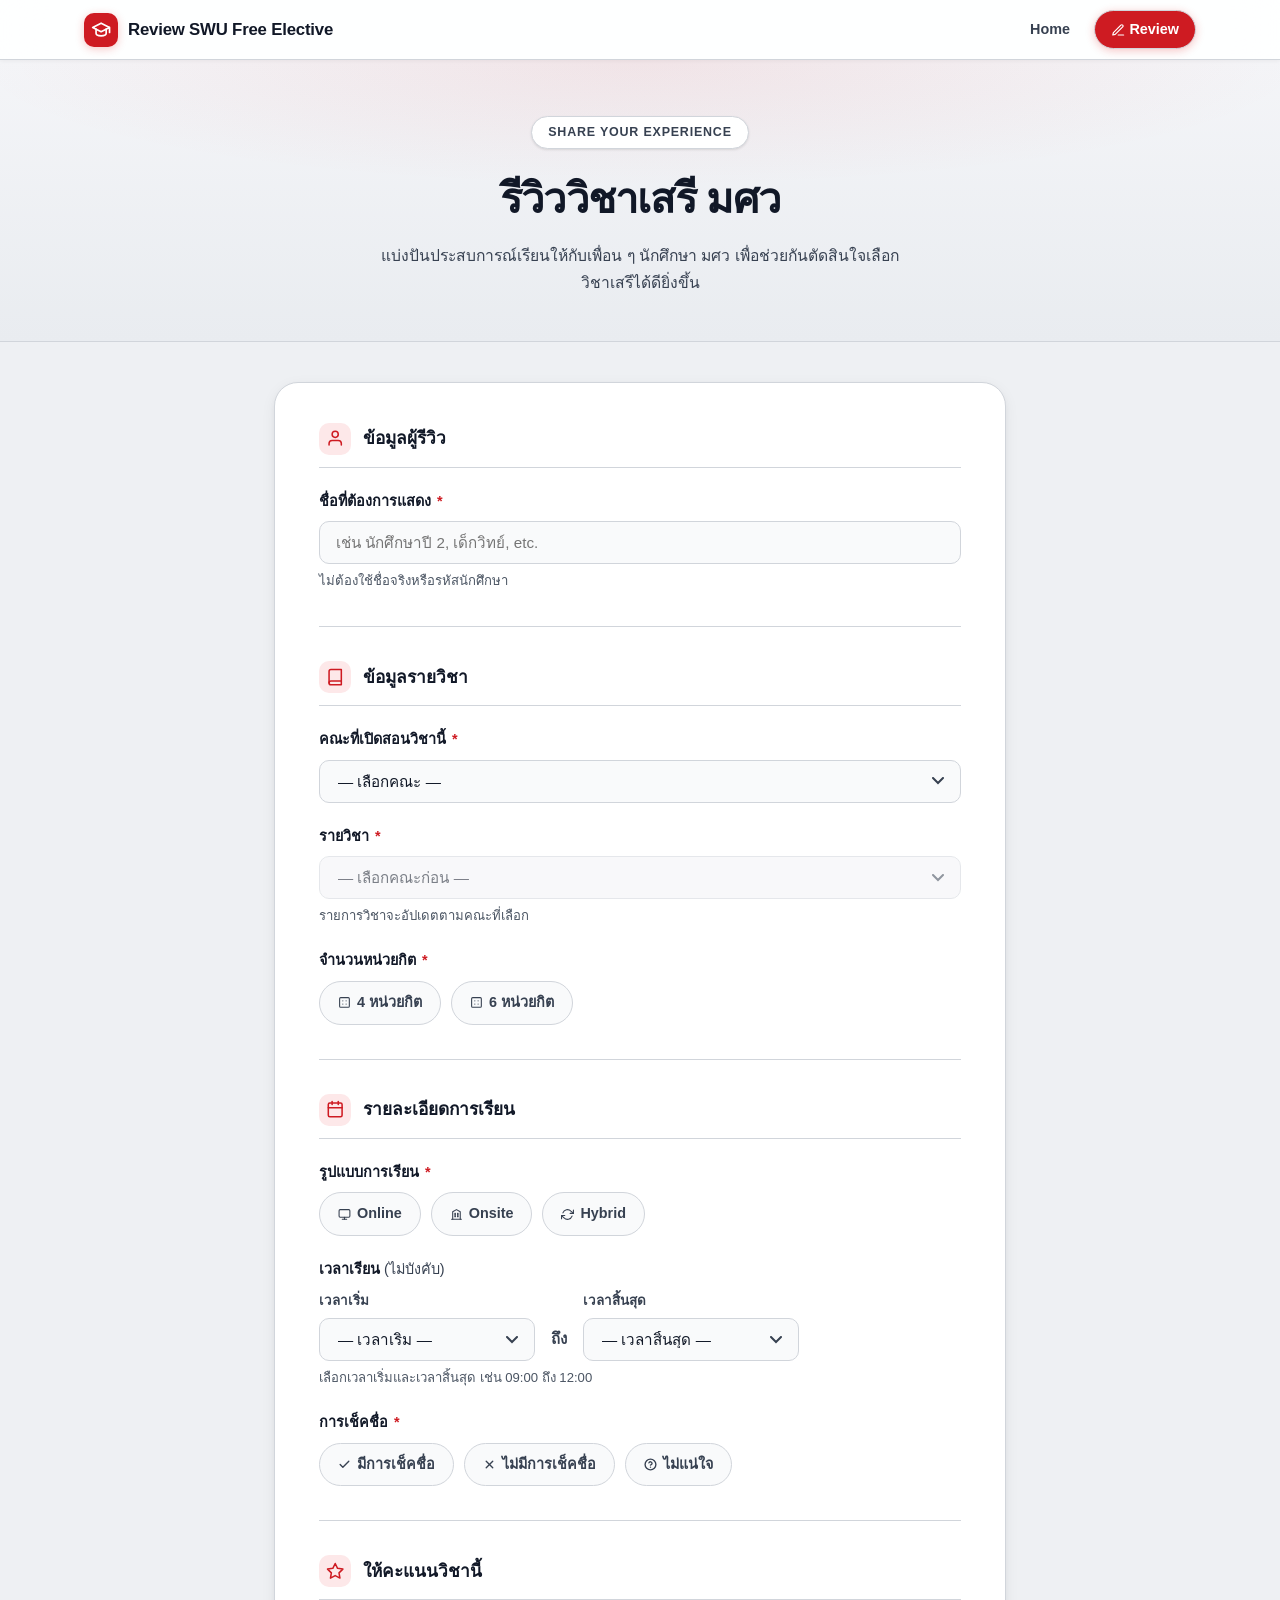
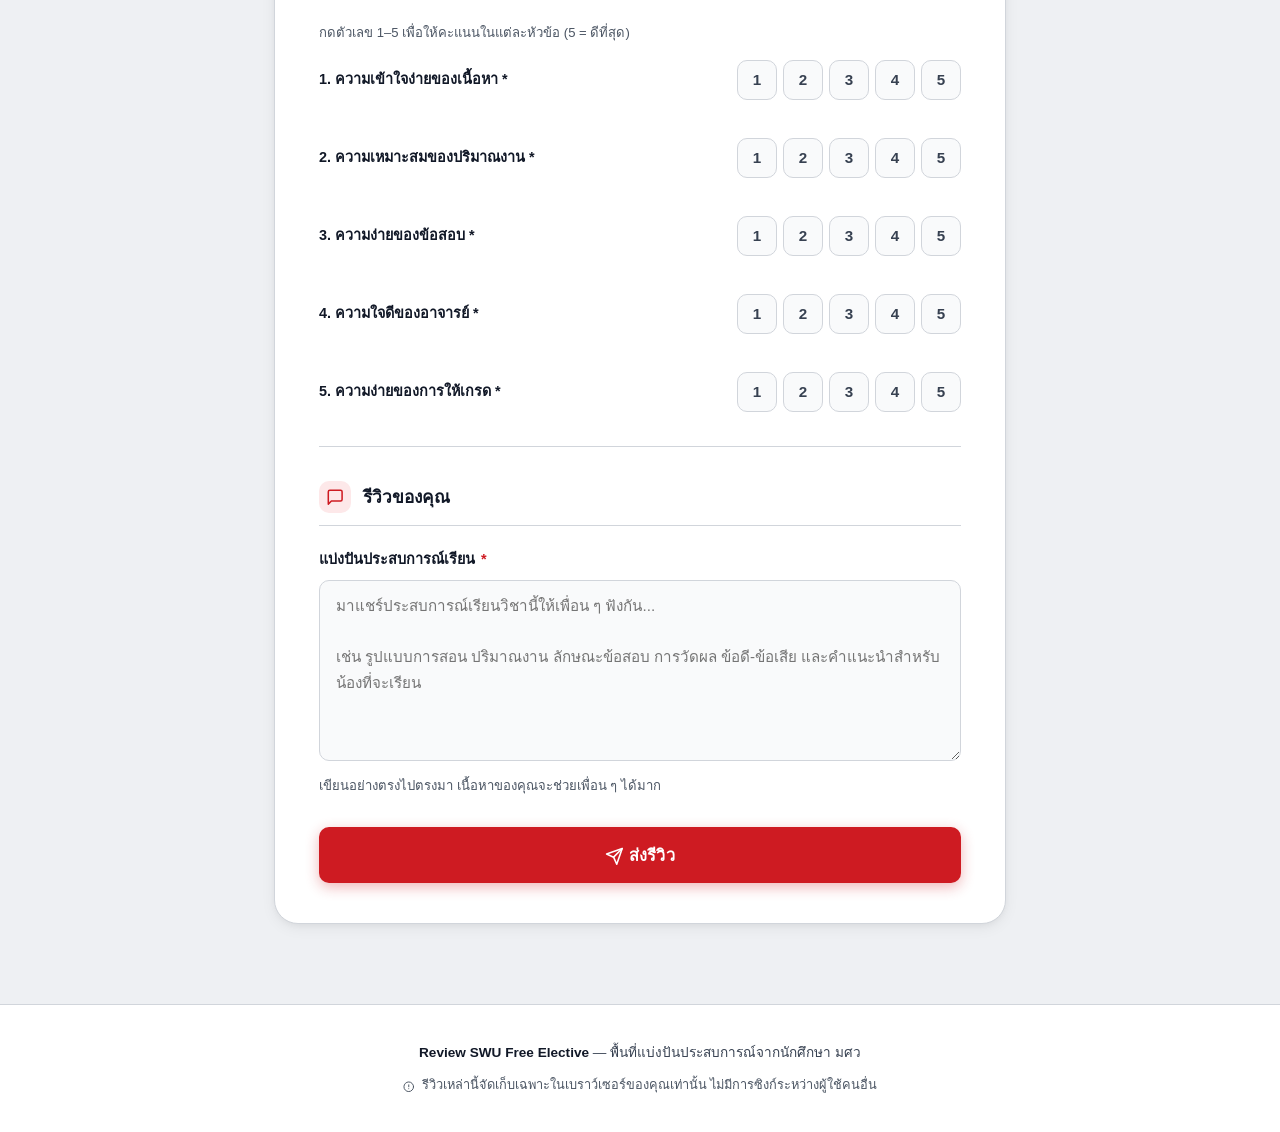
<file: review.html>
<!DOCTYPE html>
<html lang="th">

<head>
  <meta charset="UTF-8" />
  <meta name="viewport" content="width=device-width, initial-scale=1.0" />
  <title>Review SWU Free Elective — ส่งรีวิว</title>
  <link rel="stylesheet" href="css/style.css" />
  <link rel="icon"
    href="data:image/svg+xml,<svg xmlns='http://www.w3.org/2000/svg' viewBox='0 0 24 24' fill='none' stroke='%23E02424' stroke-width='2' stroke-linecap='round' stroke-linejoin='round'><path d='M22 10v6M2 10l10-5 10 5-10 5z'/><path d='M6 12v5c0 2 2 3 6 3s6-1 6-3v-5'/></svg>" />
</head>

<body>

  <!-- ══════════════════════════════════════════════════════
       NAVIGATION BAR
  ══════════════════════════════════════════════════════ -->
  <nav class="navbar" role="navigation" aria-label="เมนูหลัก">
    <div class="navbar__inner">
      <a href="index.html" class="navbar__logo" aria-label="หน้าหลัก">
        <div class="navbar__logo-icon">
          <svg class="ui-icon" viewBox="0 0 24 24" fill="none" stroke="currentColor" stroke-width="2"
            stroke-linecap="round" stroke-linejoin="round">
            <path d="M22 10v6M2 10l10-5 10 5-10 5z" />
            <path d="M6 12v5c0 2 2 3 6 3s6-1 6-3v-5" />
          </svg>
        </div>
        <span>Review SWU Free Elective</span>
      </a>
      <div class="navbar__nav">
        <a href="index.html" class="nav-link">Home</a>
        <a href="review.html" class="nav-link nav-link--active nav-link--cta" aria-current="page">
          <svg class="ui-icon ui-icon--sm" viewBox="0 0 24 24" fill="none" stroke="currentColor" stroke-width="2"
            stroke-linecap="round" stroke-linejoin="round">
            <path d="M12 20h9" />
            <path d="M16.5 3.5a2.121 2.121 0 0 1 3 3L7 19l-4 1 1-4L16.5 3.5z" />
          </svg>
          Review
        </a>
      </div>
    </div>
  </nav>

  <main>
    <!-- ══════════════════════════════════════════════════════
         PAGE HEADER
    ══════════════════════════════════════════════════════ -->
    <div class="page-header">
      <div class="page-header__tag">Share Your Experience</div>
      <h1 class="page-header__title">รีวิววิชาเสรี มศว</h1>
      <p class="page-header__sub">
        แบ่งปันประสบการณ์เรียนให้กับเพื่อน ๆ นักศึกษา มศว
        เพื่อช่วยกันตัดสินใจเลือกวิชาเสรีได้ดียิ่งขึ้น
      </p>
    </div>

    <!-- ══════════════════════════════════════════════════════
         FORM CONTAINER
    ══════════════════════════════════════════════════════ -->
    <div class="form-container">

      <!-- ── SUCCESS MESSAGE (hidden until submission) ───── -->
      <div id="successMessage" role="alert" aria-live="polite">
        <div class="success-icon">
          <svg class="ui-icon ui-icon--lg" viewBox="0 0 24 24" fill="none" stroke="currentColor" stroke-width="2.5"
            stroke-linecap="round" stroke-linejoin="round">
            <polyline points="20 6 9 17 4 12" />
          </svg>
        </div>
        <h2 class="success-title">ส่งรีวิวสำเร็จแล้ว!</h2>
        <p class="success-sub">
          ขอบคุณที่แบ่งปันประสบการณ์เรียนให้กับเพื่อน ๆ มศว
          รีวิวของคุณจะปรากฏบนหน้าหลักทันที
        </p>
        <div class="success-actions">
          <button id="goHomeBtn" class="btn-primary">
            <svg class="ui-icon ui-icon--sm" viewBox="0 0 24 24" fill="none" stroke="currentColor" stroke-width="2"
              stroke-linecap="round" stroke-linejoin="round">
              <path d="M3 9l9-7 9 7v11a2 2 0 0 1-2 2H5a2 2 0 0 1-2-2z" />
              <polyline points="9 22 9 12 15 12 15 22" />
            </svg>
            กลับหน้าหลัก
          </button>
          <button id="reviewMoreBtn" class="btn-secondary">
            <svg class="ui-icon ui-icon--sm" viewBox="0 0 24 24" fill="none" stroke="currentColor" stroke-width="2"
              stroke-linecap="round" stroke-linejoin="round">
              <path d="M12 20h9" />
              <path d="M16.5 3.5a2.121 2.121 0 0 1 3 3L7 19l-4 1 1-4L16.5 3.5z" />
            </svg>
            รีวิววิชาอื่นต่อ
          </button>
        </div>
      </div>

      <!-- ══════════════════════════════════════════════════
           REVIEW FORM
      ══════════════════════════════════════════════════ -->
      <form id="reviewForm" novalidate>
        <div class="form-card">

          <!-- ─── SECTION 1: Reviewer Info ───────────────── -->
          <div class="form-section">
            <div class="form-section__title">
              <div class="form-section__title-icon">
                <svg class="ui-icon" viewBox="0 0 24 24" fill="none" stroke="currentColor" stroke-width="2"
                  stroke-linecap="round" stroke-linejoin="round">
                  <path d="M20 21v-2a4 4 0 0 0-4-4H8a4 4 0 0 0-4 4v2" />
                  <circle cx="12" cy="7" r="4" />
                </svg>
              </div>
              ข้อมูลผู้รีวิว
            </div>

            <div class="form-group">
              <label for="displayName" class="form-label">
                ชื่อที่ต้องการแสดง <span class="required">*</span>
              </label>
              <input type="text" id="displayName" name="displayName" class="form-input"
                placeholder="เช่น นักศึกษาปี 2, เด็กวิทย์, etc." autocomplete="off" maxlength="60" />
              <span class="form-hint">ไม่ต้องใช้ชื่อจริงหรือรหัสนักศึกษา</span>
            </div>
          </div>

          <!-- ─── SECTION 2: Course Info ─────────────────── -->
          <div class="form-section">
            <div class="form-section__title">
              <div class="form-section__title-icon">
                <svg class="ui-icon" viewBox="0 0 24 24" fill="none" stroke="currentColor" stroke-width="2"
                  stroke-linecap="round" stroke-linejoin="round">
                  <path d="M4 19.5A2.5 2.5 0 0 1 6.5 17H20" />
                  <path d="M6.5 2H20v20H6.5A2.5 2.5 0 0 1 4 19.5v-15A2.5 2.5 0 0 1 6.5 2z" />
                </svg>
              </div>
              ข้อมูลรายวิชา
            </div>

            <!-- Faculty -->
            <div class="form-group">
              <label for="facultySelect" class="form-label">
                คณะที่เปิดสอนวิชานี้ <span class="required">*</span>
              </label>
              <select id="facultySelect" name="faculty" class="form-select">
                <option value="">— เลือกคณะ —</option>
              </select>
            </div>

            <!-- Course (dependent on Faculty) -->
            <div class="form-group">
              <label for="courseSelect" class="form-label">
                รายวิชา <span class="required">*</span>
              </label>
              <select id="courseSelect" name="courseId" class="form-select" disabled>
                <option value="">— เลือกคณะก่อน —</option>
              </select>
              <span class="form-hint">รายการวิชาจะอัปเดตตามคณะที่เลือก</span>
            </div>

            <!-- Credits -->
            <div class="form-group" id="creditsGroup">
              <span class="form-label">จำนวนหน่วยกิต <span class="required">*</span></span>
              <div class="option-group">
                <input type="radio" id="credits4" name="credits" value="4" />
                <label for="credits4">
                  <svg class="ui-icon ui-icon--xs" viewBox="0 0 24 24" fill="none" stroke="currentColor"
                    stroke-width="2" stroke-linecap="round" stroke-linejoin="round">
                    <rect x="3" y="3" width="18" height="18" rx="2" ry="2" />
                    <line x1="9" y1="9" x2="9" y2="9.01" />
                    <line x1="15" y1="9" x2="15" y2="9.01" />
                    <line x1="9" y1="15" x2="9" y2="15.01" />
                    <line x1="15" y1="15" x2="15" y2="15.01" />
                  </svg>
                  4 หน่วยกิต
                </label>

                <input type="radio" id="credits6" name="credits" value="6" />
                <label for="credits6">
                  <svg class="ui-icon ui-icon--xs" viewBox="0 0 24 24" fill="none" stroke="currentColor"
                    stroke-width="2" stroke-linecap="round" stroke-linejoin="round">
                    <rect x="3" y="3" width="18" height="18" rx="2" ry="2" />
                    <line x1="9" y1="9" x2="9" y2="9.01" />
                    <line x1="15" y1="9" x2="15" y2="9.01" />
                    <line x1="9" y1="15" x2="9" y2="15.01" />
                    <line x1="15" y1="15" x2="15" y2="15.01" />
                  </svg>
                  6 หน่วยกิต
                </label>
              </div>
            </div>
          </div>

          <!-- ─── SECTION 3: Class Details ───────────────── -->
          <div class="form-section">
            <div class="form-section__title">
              <div class="form-section__title-icon">
                <svg class="ui-icon" viewBox="0 0 24 24" fill="none" stroke="currentColor" stroke-width="2"
                  stroke-linecap="round" stroke-linejoin="round">
                  <rect x="3" y="4" width="18" height="18" rx="2" ry="2" />
                  <line x1="16" y1="2" x2="16" y2="6" />
                  <line x1="8" y1="2" x2="8" y2="6" />
                  <line x1="3" y1="10" x2="21" y2="10" />
                </svg>
              </div>
              รายละเอียดการเรียน
            </div>

            <!-- Learning Format -->
            <div class="form-group" id="formatGroup">
              <span class="form-label">รูปแบบการเรียน <span class="required">*</span></span>
              <div class="option-group">
                <input type="radio" id="formatOnline" name="learningFormat" value="Online" />
                <label for="formatOnline">
                  <svg class="ui-icon ui-icon--xs" viewBox="0 0 24 24" fill="none" stroke="currentColor"
                    stroke-width="2" stroke-linecap="round" stroke-linejoin="round">
                    <rect x="2" y="3" width="20" height="14" rx="2" ry="2" />
                    <line x1="8" y1="21" x2="16" y2="21" />
                    <line x1="12" y1="17" x2="12" y2="21" />
                  </svg>
                  Online
                </label>

                <input type="radio" id="formatOnsite" name="learningFormat" value="Onsite" />
                <label for="formatOnsite">
                  <svg class="ui-icon ui-icon--xs" viewBox="0 0 24 24" fill="none" stroke="currentColor"
                    stroke-width="2" stroke-linecap="round" stroke-linejoin="round">
                    <path d="M3 21h18" />
                    <path d="M5 21V7l7-4 7 4v14" />
                    <path d="M9 10h1v2H9zM14 10h1v2H14zM9 14h1v2H9zM14 14h1v2H14z" />
                  </svg>
                  Onsite
                </label>

                <input type="radio" id="formatHybrid" name="learningFormat" value="Hybrid" />
                <label for="formatHybrid">
                  <svg class="ui-icon ui-icon--xs" viewBox="0 0 24 24" fill="none" stroke="currentColor"
                    stroke-width="2" stroke-linecap="round" stroke-linejoin="round">
                    <polyline points="23 4 23 10 17 10" />
                    <polyline points="1 20 1 14 7 14" />
                    <path d="M3.51 9a9 9 0 0 1 14.85-3.36L23 10M1 14l4.64 4.36A9 9 0 0 0 20.49 15" />
                  </svg>
                  Hybrid
                </label>
              </div>
            </div>

            <!-- Class Schedule -->
            <div class="form-group" id="scheduleGroup">
              <label class="form-label">
                เวลาเรียน
                <span style="font-weight:400; color: var(--color-grey);">(ไม่บังคับ)</span>
              </label>

              <div class="schedule-picker">
                <div class="schedule-picker__time-col">
                  <label for="scheduleStartTime" class="schedule-picker__sublabel">เวลาเริ่ม</label>
                  <select id="scheduleStartTime" name="scheduleStartTime" class="form-select">
                    <option value="">— เวลาเริ่ม —</option>
                    <option value="07:00">07:00</option>
                    <option value="07:30">07:30</option>
                    <option value="08:00">08:00</option>
                    <option value="08:30">08:30</option>
                    <option value="09:00">09:00</option>
                    <option value="09:30">09:30</option>
                    <option value="10:00">10:00</option>
                    <option value="10:30">10:30</option>
                    <option value="11:00">11:00</option>
                    <option value="11:30">11:30</option>
                    <option value="12:00">12:00</option>
                    <option value="12:30">12:30</option>
                    <option value="13:00">13:00</option>
                    <option value="13:30">13:30</option>
                    <option value="14:00">14:00</option>
                    <option value="14:30">14:30</option>
                    <option value="15:00">15:00</option>
                    <option value="15:30">15:30</option>
                    <option value="16:00">16:00</option>
                    <option value="16:30">16:30</option>
                    <option value="17:00">17:00</option>
                    <option value="17:30">17:30</option>
                    <option value="18:00">18:00</option>
                    <option value="18:30">18:30</option>
                    <option value="19:00">19:00</option>
                    <option value="19:30">19:30</option>
                    <option value="20:00">20:00</option>
                    <option value="20:30">20:30</option>
                    <option value="21:00">21:00</option>
                  </select>
                </div>

                <span class="schedule-picker__divider" aria-hidden="true">ถึง</span>

                <div class="schedule-picker__time-col">
                  <label for="scheduleEndTime" class="schedule-picker__sublabel">เวลาสิ้นสุด</label>
                  <select id="scheduleEndTime" name="scheduleEndTime" class="form-select">
                    <option value="">— เวลาสิ้นสุด —</option>
                    <option value="07:30">07:30</option>
                    <option value="08:00">08:00</option>
                    <option value="08:30">08:30</option>
                    <option value="09:00">09:00</option>
                    <option value="09:30">09:30</option>
                    <option value="10:00">10:00</option>
                    <option value="10:30">10:30</option>
                    <option value="11:00">11:00</option>
                    <option value="11:30">11:30</option>
                    <option value="12:00">12:00</option>
                    <option value="12:30">12:30</option>
                    <option value="13:00">13:00</option>
                    <option value="13:30">13:30</option>
                    <option value="14:00">14:00</option>
                    <option value="14:30">14:30</option>
                    <option value="15:00">15:00</option>
                    <option value="15:30">15:30</option>
                    <option value="16:00">16:00</option>
                    <option value="16:30">16:30</option>
                    <option value="17:00">17:00</option>
                    <option value="17:30">17:30</option>
                    <option value="18:00">18:00</option>
                    <option value="18:30">18:30</option>
                    <option value="19:00">19:00</option>
                    <option value="19:30">19:30</option>
                    <option value="20:00">20:00</option>
                    <option value="20:30">20:30</option>
                    <option value="21:00">21:00</option>
                    <option value="21:30">21:30</option>
                    <option value="22:00">22:00</option>
                  </select>
                </div>
              </div>
              <span class="form-hint">เลือกเวลาเริ่มและเวลาสิ้นสุด เช่น 09:00 ถึง 12:00</span>
            </div>

            <!-- Attendance -->
            <div class="form-group" id="attendanceGroup">
              <span class="form-label">การเช็คชื่อ <span class="required">*</span></span>
              <div class="option-group">
                <input type="radio" id="attYes" name="attendance" value="มีการเช็คชื่อ" />
                <label for="attYes">
                  <svg class="ui-icon ui-icon--xs" viewBox="0 0 24 24" fill="none" stroke="currentColor"
                    stroke-width="2.5" stroke-linecap="round" stroke-linejoin="round">
                    <polyline points="20 6 9 17 4 12" />
                  </svg>
                  มีการเช็คชื่อ
                </label>

                <input type="radio" id="attNo" name="attendance" value="ไม่มีการเช็คชื่อ" />
                <label for="attNo">
                  <svg class="ui-icon ui-icon--xs" viewBox="0 0 24 24" fill="none" stroke="currentColor"
                    stroke-width="2.5" stroke-linecap="round" stroke-linejoin="round">
                    <line x1="18" y1="6" x2="6" y2="18" />
                    <line x1="6" y1="6" x2="18" y2="18" />
                  </svg>
                  ไม่มีการเช็คชื่อ
                </label>

                <input type="radio" id="attUnsure" name="attendance" value="ไม่แน่ใจ" />
                <label for="attUnsure">
                  <svg class="ui-icon ui-icon--xs" viewBox="0 0 24 24" fill="none" stroke="currentColor"
                    stroke-width="2.5" stroke-linecap="round" stroke-linejoin="round">
                    <circle cx="12" cy="12" r="10" />
                    <path d="M9.09 9a3 3 0 0 1 5.83 1c0 2-3 3-3 3" />
                    <line x1="12" y1="17" x2="12.01" y2="17" />
                  </svg>
                  ไม่แน่ใจ
                </label>
              </div>
            </div>
          </div>

          <!-- ─── SECTION 4: Ratings ──────────────────────── -->
          <div class="form-section" id="ratingsSection">
            <div class="form-section__title">
              <div class="form-section__title-icon">
                <svg class="ui-icon" viewBox="0 0 24 24" fill="none" stroke="currentColor" stroke-width="2"
                  stroke-linecap="round" stroke-linejoin="round">
                  <polygon
                    points="12 2 15.09 8.26 22 9.27 17 14.14 18.18 21.02 12 17.77 5.82 21.02 7 14.14 2 9.27 8.91 8.26 12 2" />
                </svg>
              </div>
              ให้คะแนนวิชานี้
            </div>
            <span class="form-hint" style="display:block; margin-bottom:16px;">
              กดตัวเลข 1–5 เพื่อให้คะแนนในแต่ละหัวข้อ (5 = ดีที่สุด)
            </span>

            <div class="ratings-form-section">

              <div class="form-group">
                <div class="rating-form-row">
                  <span class="rating-form-row__label">1. ความเข้าใจง่ายของเนื้อหา <span
                      class="required">*</span></span>
                  <div class="rating-group" data-rating-key="contentClarity" role="group"
                    aria-label="ความเข้าใจง่ายของเนื้อหา">
                    <button type="button" class="rating-btn" data-value="1" aria-label="1 คะแนน">1</button>
                    <button type="button" class="rating-btn" data-value="2" aria-label="2 คะแนน">2</button>
                    <button type="button" class="rating-btn" data-value="3" aria-label="3 คะแนน">3</button>
                    <button type="button" class="rating-btn" data-value="4" aria-label="4 คะแนน">4</button>
                    <button type="button" class="rating-btn" data-value="5" aria-label="5 คะแนน">5</button>
                  </div>
                </div>
              </div>

              <div class="form-group">
                <div class="rating-form-row">
                  <span class="rating-form-row__label">2. ความเหมาะสมของปริมาณงาน <span class="required">*</span></span>
                  <div class="rating-group" data-rating-key="workloadAppropriateness" role="group"
                    aria-label="ความเหมาะสมของปริมาณงาน">
                    <button type="button" class="rating-btn" data-value="1" aria-label="1 คะแนน">1</button>
                    <button type="button" class="rating-btn" data-value="2" aria-label="2 คะแนน">2</button>
                    <button type="button" class="rating-btn" data-value="3" aria-label="3 คะแนน">3</button>
                    <button type="button" class="rating-btn" data-value="4" aria-label="4 คะแนน">4</button>
                    <button type="button" class="rating-btn" data-value="5" aria-label="5 คะแนน">5</button>
                  </div>
                </div>
              </div>

              <div class="form-group">
                <div class="rating-form-row">
                  <span class="rating-form-row__label">3. ความง่ายของข้อสอบ <span class="required">*</span></span>
                  <div class="rating-group" data-rating-key="examEase" role="group" aria-label="ความง่ายของข้อสอบ">
                    <button type="button" class="rating-btn" data-value="1" aria-label="1 คะแนน">1</button>
                    <button type="button" class="rating-btn" data-value="2" aria-label="2 คะแนน">2</button>
                    <button type="button" class="rating-btn" data-value="3" aria-label="3 คะแนน">3</button>
                    <button type="button" class="rating-btn" data-value="4" aria-label="4 คะแนน">4</button>
                    <button type="button" class="rating-btn" data-value="5" aria-label="5 คะแนน">5</button>
                  </div>
                </div>
              </div>

              <div class="form-group">
                <div class="rating-form-row">
                  <span class="rating-form-row__label">4. ความใจดีของอาจารย์ <span class="required">*</span></span>
                  <div class="rating-group" data-rating-key="instructorKindness" role="group"
                    aria-label="ความใจดีของอาจารย์">
                    <button type="button" class="rating-btn" data-value="1" aria-label="1 คะแนน">1</button>
                    <button type="button" class="rating-btn" data-value="2" aria-label="2 คะแนน">2</button>
                    <button type="button" class="rating-btn" data-value="3" aria-label="3 คะแนน">3</button>
                    <button type="button" class="rating-btn" data-value="4" aria-label="4 คะแนน">4</button>
                    <button type="button" class="rating-btn" data-value="5" aria-label="5 คะแนน">5</button>
                  </div>
                </div>
              </div>

              <div class="form-group">
                <div class="rating-form-row">
                  <span class="rating-form-row__label">5. ความง่ายของการให้เกรด <span class="required">*</span></span>
                  <div class="rating-group" data-rating-key="gradingEase" role="group"
                    aria-label="ความง่ายของการให้เกรด">
                    <button type="button" class="rating-btn" data-value="1" aria-label="1 คะแนน">1</button>
                    <button type="button" class="rating-btn" data-value="2" aria-label="2 คะแนน">2</button>
                    <button type="button" class="rating-btn" data-value="3" aria-label="3 คะแนน">3</button>
                    <button type="button" class="rating-btn" data-value="4" aria-label="4 คะแนน">4</button>
                    <button type="button" class="rating-btn" data-value="5" aria-label="5 คะแนน">5</button>
                  </div>
                </div>
              </div>

            </div><!-- /ratings-form-section -->
          </div><!-- /ratingsSection -->

          <!-- ─── SECTION 5: Written Review ──────────────── -->
          <div class="form-section">
            <div class="form-section__title">
              <div class="form-section__title-icon">
                <svg class="ui-icon" viewBox="0 0 24 24" fill="none" stroke="currentColor" stroke-width="2"
                  stroke-linecap="round" stroke-linejoin="round">
                  <path d="M21 15a2 2 0 0 1-2 2H7l-4 4V5a2 2 0 0 1 2-2h14a2 2 0 0 1 2 2z" />
                </svg>
              </div>
              รีวิวของคุณ
            </div>

            <div class="form-group">
              <label for="writtenReview" class="form-label">
                แบ่งปันประสบการณ์เรียน <span class="required">*</span>
              </label>
              <textarea id="writtenReview" name="writtenReview" class="form-textarea" rows="6" placeholder="มาแชร์ประสบการณ์เรียนวิชานี้ให้เพื่อน ๆ ฟังกัน...

เช่น รูปแบบการสอน ปริมาณงาน ลักษณะข้อสอบ การวัดผล ข้อดี-ข้อเสีย และคำแนะนำสำหรับน้องที่จะเรียน"></textarea>
              <span class="form-hint">เขียนอย่างตรงไปตรงมา เนื้อหาของคุณจะช่วยเพื่อน ๆ ได้มาก</span>
            </div>
          </div>

          <!-- ─── SUBMIT ───────────────────────────────────── -->
          <button type="submit" id="submitBtn" class="btn-submit">
            <svg class="ui-icon" viewBox="0 0 24 24" fill="none" stroke="currentColor" stroke-width="2"
              stroke-linecap="round" stroke-linejoin="round">
              <line x1="22" y1="2" x2="11" y2="13" />
              <polygon points="22 2 15 22 11 13 2 9 22 2" />
            </svg>
            ส่งรีวิว
          </button>

        </div><!-- /form-card -->
      </form>

    </div><!-- /form-container -->
  </main>

  <!-- ══════════════════════════════════════════════════════
       FOOTER
  ══════════════════════════════════════════════════════ -->
  <footer class="footer">
    <p>
      <strong>Review SWU Free Elective</strong> — พื้นที่แบ่งปันประสบการณ์จากนักศึกษา มศว
    </p>
    <p class="footer__warning">
      <svg class="ui-icon ui-icon--xs" viewBox="0 0 24 24" fill="none" stroke="currentColor" stroke-width="2"
        stroke-linecap="round" stroke-linejoin="round"
        style="display:inline-block; vertical-align:text-bottom; margin-right:4px;">
        <circle cx="12" cy="12" r="10" />
        <line x1="12" y1="8" x2="12" y2="12" />
        <line x1="12" y1="16" x2="12.01" y2="16" />
      </svg>
      รีวิวเหล่านี้จัดเก็บเฉพาะในเบราว์เซอร์ของคุณเท่านั้น ไม่มีการซิงก์ระหว่างผู้ใช้คนอื่น
    </p>
  </footer>

  <!-- Scripts (order matters: courses → storage → review) -->
  <script src="js/courses.js"></script>
  <script src="js/storage.js"></script>
  <script src="js/review.js"></script>
</body>

</html>
</file>
<file: css/style.css>
/* ============================================================
   style.css — Design System for SWU Free Elective Review
   Palette: SWU Red (#E02424) + Modern Grey & Pure Whites
   Aesthetic: Apple-inspired Clean, Minimal, Sophisticated Light UI
   ============================================================ */

/* ── Custom Properties ───────────────────────────────────────── */
:root {
  /* SWU Signature Red & Accent Accompanying Shades */
  --color-red:          #CE1B22; /* Slightly deeper SWU Red for high contrast & clarity */
  --color-red-hover:    #B3141B;
  --color-red-active:   #8E0F14;
  --color-red-light:    #FDE8E9; /* Warm tinted red badge background */
  --color-red-subtle:   #FBD5D6;
  --color-red-border:   rgba(206, 27, 34, 0.28);

  /* Modern Neutral Grays & Crisp High-Contrast Typography */
  --color-grey-dark:    #111827; /* Deep Charcoal/Black for maximum readability */
  --color-grey:         #374151; /* Dark Slate Gray (readable secondary copy) */
  --color-grey-muted:   #4B5563; /* Crisp caption text (darkened from #86868B) */
  --color-grey-light:   #E5E7EB; /* Subtle dividers */
  --color-grey-border:  #D1D5DB; /* Defined borders so cards distinctly pop against canvas */
  --color-grey-bg:      #F3F4F6; /* Soft cool-gray surface */
  --color-grey-tag:     #E5E7EB;

  --color-black:        #111827;
  --color-white:        #FFFFFF;
  --color-body-bg:      #EEF0F3; /* Slightly dimmed/muted gray background for distinct card contrast */

  --color-error:        #CE1B22;
  --color-error-bg:     #FEE2E2;
  --color-success:      #059669;

  --font-base: -apple-system, BlinkMacSystemFont, 'SF Pro Display', 'SF Pro Text', 'Noto Sans Thai', 'Noto Sans', sans-serif;

  --radius-xs: 6px;
  --radius-sm: 10px;
  --radius-md: 16px;
  --radius-lg: 24px;
  --radius-pill: 999px;

  /* Layered crisp shadows with soft ambient depth */
  --shadow-sm: 0 1px 3px rgba(0, 0, 0, 0.07), 0 1px 2px rgba(0, 0, 0, 0.04);
  --shadow-md: 0 4px 16px -2px rgba(0, 0, 0, 0.08), 0 2px 6px -1px rgba(0, 0, 0, 0.04);
  --shadow-lg: 0 12px 32px -4px rgba(0, 0, 0, 0.10), 0 4px 12px -2px rgba(0, 0, 0, 0.04);
  --shadow-hover: 0 14px 34px -4px rgba(0, 0, 0, 0.12), 0 6px 16px -2px rgba(206, 27, 34, 0.10);

  --transition: 0.25s cubic-bezier(0.16, 1, 0.3, 1);

  --max-width: 1160px;
  --nav-height: 60px;
}

/* ── Reset & Base ────────────────────────────────────────────── */
*,
*::before,
*::after {
  box-sizing: border-box;
  margin: 0;
  padding: 0;
}

/* ── Clean SVG Vector Icons ───────────────────────────────────── */
.ui-icon {
  width: 1.15em;
  height: 1.15em;
  display: inline-block;
  vertical-align: middle;
  flex-shrink: 0;
}

.ui-icon--xs {
  width: 0.9em;
  height: 0.9em;
}

.ui-icon--sm {
  width: 1em;
  height: 1em;
}

.ui-icon--lg {
  width: 2em;
  height: 2em;
}

.ui-icon--xl {
  width: 2.8em;
  height: 2.8em;
}

.ui-chip-icon {
  width: 0.95em;
  height: 0.95em;
  vertical-align: -0.1em;
  margin-right: 3px;
}

html {
  font-size: 16px;
  scroll-behavior: smooth;
}

body {
  font-family: var(--font-base);
  color: var(--color-black);
  background: var(--color-body-bg);
  line-height: 1.65;
  -webkit-font-smoothing: antialiased;
}

img {
  max-width: 100%;
  display: block;
}

a {
  color: inherit;
  text-decoration: none;
}

/* Google Fonts Import */
@import url('https://fonts.googleapis.com/css2?family=Noto+Sans+Thai:wght@300;400;500;600;700;800&family=Noto+Sans:wght@400;600;700&display=swap');

/* ══════════════════════════════════════════════════════════════
   NAVIGATION BAR (Glassmorphism with crisp contrast)
══════════════════════════════════════════════════════════════ */
.navbar {
  position: sticky;
  top: 0;
  z-index: 100;
  background: rgba(255, 255, 255, 0.94);
  backdrop-filter: blur(20px) saturate(180%);
  -webkit-backdrop-filter: blur(20px) saturate(180%);
  border-bottom: 1px solid var(--color-grey-border);
  box-shadow: 0 1px 4px rgba(0, 0, 0, 0.05);
  height: var(--nav-height);
  transition: background var(--transition), border-color var(--transition);
}

.navbar__inner {
  max-width: var(--max-width);
  margin: 0 auto;
  padding: 0 24px;
  height: 100%;
  display: flex;
  align-items: center;
  justify-content: space-between;
  gap: 16px;
}

.navbar__logo {
  display: flex;
  align-items: center;
  gap: 10px;
  font-size: 1.05rem;
  font-weight: 700;
  color: var(--color-grey-dark);
  letter-spacing: -0.2px;
  flex-shrink: 0;
  transition: opacity var(--transition);
}

.navbar__logo:hover {
  opacity: 0.85;
}

.navbar__logo-icon {
  width: 34px;
  height: 34px;
  background: var(--color-red);
  color: var(--color-white);
  border-radius: var(--radius-sm);
  display: flex;
  align-items: center;
  justify-content: center;
  font-size: 1.1rem;
  box-shadow: 0 2px 8px rgba(224, 36, 36, 0.25);
}

.navbar__nav {
  display: flex;
  align-items: center;
  gap: 8px;
}

.nav-link {
  padding: 7px 16px;
  border-radius: var(--radius-pill);
  font-weight: 600;
  font-size: 0.9rem;
  color: var(--color-grey);
  transition: all var(--transition);
  white-space: nowrap;
}

.nav-link:hover {
  color: var(--color-grey-dark);
  background: var(--color-grey-bg);
}

.nav-link--active {
  color: var(--color-grey-dark);
  background: var(--color-grey-bg);
  border: 1px solid var(--color-grey-border);
  font-weight: 700;
}

.nav-link--cta {
  background: var(--color-red);
  color: var(--color-white);
  font-weight: 600;
  box-shadow: 0 2px 8px rgba(224, 36, 36, 0.25);
}

.nav-link--cta:hover {
  background: var(--color-red-hover);
  color: var(--color-white);
  box-shadow: 0 4px 12px rgba(224, 36, 36, 0.35);
  transform: translateY(-1px);
}

/* ══════════════════════════════════════════════════════════════
   HERO SECTION (Balanced Tint & Soft Ambient Glow)
══════════════════════════════════════════════════════════════ */
.hero {
  position: relative;
  min-height: 420px;
  display: flex;
  align-items: center;
  background: #F4F5F8;
  background-image:
    radial-gradient(ellipse 70% 60% at 50% 0%, rgba(206, 27, 34, 0.08) 0%, rgba(244, 245, 248, 0) 75%),
    linear-gradient(180deg, #F4F5F8 0%, #E9ECF0 100%);
  overflow: hidden;
  border-bottom: 1px solid var(--color-grey-border);
}

.hero__content {
  position: relative;
  z-index: 2;
  max-width: var(--max-width);
  margin: 0 auto;
  padding: 68px 24px 60px;
  text-align: center;
}

.hero__tag {
  display: inline-flex;
  align-items: center;
  gap: 6px;
  background: #FFFFFF;
  color: var(--color-grey);
  border: 1px solid var(--color-grey-border);
  font-size: 0.78rem;
  font-weight: 700;
  letter-spacing: 0.8px;
  text-transform: uppercase;
  padding: 6px 18px;
  border-radius: var(--radius-pill);
  margin-bottom: 22px;
  box-shadow: var(--shadow-sm);
}

.hero__title {
  font-size: clamp(2.2rem, 5.2vw, 3.6rem);
  font-weight: 800;
  color: var(--color-grey-dark);
  letter-spacing: -1.2px;
  line-height: 1.15;
  margin-bottom: 18px;
}

.hero__title span {
  color: var(--color-red);
  background: linear-gradient(135deg, #CE1B22 0%, #A31017 100%);
  -webkit-background-clip: text;
  -webkit-text-fill-color: transparent;
}

.hero__subtitle {
  font-size: clamp(1rem, 2vw, 1.18rem);
  color: var(--color-grey);
  max-width: 580px;
  margin: 0 auto 34px;
  line-height: 1.75;
  font-weight: 500;
}

.hero__cta {
  display: inline-flex;
  align-items: center;
  gap: 8px;
  background: var(--color-red);
  color: var(--color-white);
  font-weight: 700;
  font-size: 0.98rem;
  padding: 13px 32px;
  border-radius: var(--radius-pill);
  transition: all var(--transition);
  box-shadow: 0 4px 16px rgba(206, 27, 34, 0.32);
}

.hero__cta:hover {
  background: var(--color-red-hover);
  transform: translateY(-2px);
  box-shadow: 0 8px 24px rgba(206, 27, 34, 0.42);
}

.hero__stats {
  display: flex;
  justify-content: center;
  gap: 56px;
  margin-top: 48px;
  padding-top: 32px;
  border-top: 1px solid var(--color-grey-border);
}

.hero__stat {
  text-align: center;
}

.hero__stat-num {
  font-size: 2.1rem;
  font-weight: 800;
  color: var(--color-grey-dark);
  display: block;
  letter-spacing: -0.5px;
}

.hero__stat-label {
  font-size: 0.85rem;
  color: var(--color-grey-muted);
  margin-top: 4px;
  font-weight: 600;
}

/* ══════════════════════════════════════════════════════════════
   SEARCH SECTION (Clean Glass Filter Bar)
══════════════════════════════════════════════════════════════ */
.search-section {
  background: #FFFFFF;
  padding: 30px 24px;
  border-bottom: 1px solid var(--color-grey-border);
  box-shadow: 0 1px 3px rgba(0, 0, 0, 0.04);
}

.search-section__inner {
  max-width: var(--max-width);
  margin: 0 auto;
}

.search-section__title {
  font-size: 1rem;
  font-weight: 700;
  color: var(--color-grey-dark);
  margin-bottom: 14px;
  display: flex;
  align-items: center;
  gap: 8px;
}

.search-row {
  display: flex;
  gap: 14px;
  flex-wrap: wrap;
}

.search-bar-wrap {
  flex: 1;
  min-width: 260px;
  position: relative;
}

.search-bar-wrap__icon {
  position: absolute;
  left: 16px;
  top: 50%;
  transform: translateY(-50%);
  font-size: 0.95rem;
  color: var(--color-grey-muted);
  pointer-events: none;
}

#searchInput {
  width: 100%;
  padding: 12px 18px 12px 42px;
  border: 1px solid var(--color-grey-border);
  border-radius: var(--radius-pill);
  font-size: 0.95rem;
  font-family: var(--font-base);
  color: var(--color-grey-dark);
  background: #F9FAFB;
  transition: all var(--transition);
  outline: none;
}

#searchInput:focus {
  border-color: var(--color-red);
  background: var(--color-white);
  box-shadow: 0 0 0 3px rgba(206, 27, 34, 0.15);
}

.faculty-select-wrap {
  min-width: 280px;
}

.faculty-select-wrap select,
select.form-select {
  width: 100%;
  padding: 12px 42px 12px 18px;
  border: 1px solid var(--color-grey-border);
  border-radius: var(--radius-pill);
  font-size: 0.95rem;
  font-family: var(--font-base);
  color: var(--color-grey-dark);
  font-weight: 500;
  background: #F9FAFB url("data:image/svg+xml,%3Csvg xmlns='http://www.w3.org/2000/svg' width='12' height='8' viewBox='0 0 12 8'%3E%3Cpath d='M1 1l5 5 5-5' stroke='%23374151' stroke-width='2' fill='none' stroke-linecap='round'/%3E%3C/svg%3E") no-repeat right 16px center;
  -webkit-appearance: none;
  appearance: none;
  cursor: pointer;
  outline: none;
  transition: all var(--transition);
}

.faculty-select-wrap select:focus,
select.form-select:focus {
  border-color: var(--color-red);
  background-color: var(--color-white);
  box-shadow: 0 0 0 3px rgba(206, 27, 34, 0.15);
}

/* ══════════════════════════════════════════════════════════════
   REVIEWS SECTION
══════════════════════════════════════════════════════════════ */
.reviews-section {
  max-width: var(--max-width);
  margin: 0 auto;
  padding: 48px 24px 80px;
}

.reviews-section__header {
  display: flex;
  align-items: center;
  justify-content: space-between;
  margin-bottom: 28px;
  gap: 12px;
  flex-wrap: wrap;
}

.reviews-section__title {
  font-size: 1.35rem;
  font-weight: 800;
  color: var(--color-grey-dark);
  letter-spacing: -0.3px;
}

#resultCount {
  font-size: 0.88rem;
  color: var(--color-grey);
  background: #FFFFFF;
  padding: 6px 16px;
  border-radius: var(--radius-pill);
  font-weight: 700;
  border: 1px solid var(--color-grey-border);
  box-shadow: var(--shadow-sm);
}

.reviews-grid {
  display: grid;
  grid-template-columns: repeat(auto-fill, minmax(360px, 1fr));
  gap: 24px;
}

/* ── Review Card (Crisp White Card on Muted Canvas) ────────────── */
.review-card {
  background: #FFFFFF;
  border-radius: var(--radius-md);
  box-shadow: var(--shadow-sm);
  overflow: hidden;
  display: flex;
  flex-direction: column;
  transition: transform var(--transition), box-shadow var(--transition), border-color var(--transition);
  border: 1px solid var(--color-grey-border);
}

.review-card:hover {
  transform: translateY(-4px);
  box-shadow: var(--shadow-hover);
  border-color: #9CA3AF;
}

.review-card__header {
  padding: 20px 22px 0;
  display: flex;
  justify-content: space-between;
  align-items: flex-start;
  gap: 8px;
}

.review-card__badges {
  display: flex;
  gap: 8px;
  flex-wrap: wrap;
  align-items: center;
}

.badge {
  display: inline-block;
  font-size: 0.76rem;
  font-weight: 700;
  padding: 4px 12px;
  border-radius: var(--radius-pill);
  letter-spacing: 0.2px;
}

.badge--faculty {
  background: var(--color-red-light);
  color: var(--color-red);
  border: 1px solid var(--color-red-border);
}

.badge--credits {
  background: var(--color-grey-bg);
  color: var(--color-grey-dark);
  border: 1px solid var(--color-grey-border);
}

.review-card__date {
  font-size: 0.8rem;
  font-weight: 500;
  color: var(--color-grey-muted);
  white-space: nowrap;
}

.review-card__course {
  padding: 14px 22px 10px;
}

.review-card__course-codes {
  display: flex;
  align-items: center;
  gap: 8px;
  margin-bottom: 6px;
  flex-wrap: wrap;
}

.badge-code {
  display: inline-block;
  font-size: 0.8rem;
  font-weight: 700;
  padding: 2px 8px;
  border-radius: var(--radius-xs);
  font-family: -apple-system, BlinkMacSystemFont, 'SF Mono', Monaco, Consolas, monospace;
  letter-spacing: 0.3px;
}

.badge-code--th {
  background: var(--color-red-light);
  color: var(--color-red);
  border: 1px solid var(--color-red-border);
}

.badge-code--en {
  background: var(--color-grey-bg);
  color: var(--color-grey-dark);
  border: 1px solid var(--color-grey-border);
}

.review-card__name {
  font-size: 1.12rem;
  font-weight: 800;
  color: var(--color-grey-dark);
  line-height: 1.4;
  letter-spacing: -0.2px;
}

.review-card__name-en {
  font-size: 0.88rem;
  color: var(--color-grey);
  font-weight: 500;
  line-height: 1.45;
  margin-top: 4px;
}

.review-card__details {
  padding: 0 22px 14px;
  display: flex;
  flex-wrap: wrap;
  gap: 6px;
}

.detail-chip {
  font-size: 0.78rem;
  padding: 4px 11px;
  border-radius: var(--radius-pill);
  font-weight: 600;
  white-space: nowrap;
  border: 1px solid transparent;
}

.detail-chip--format     { background: #FEF3C7; color: #92400E; border-color: #FDE68A; }
.detail-chip--schedule   { background: #E0F2FE; color: #075985; border-color: #BAE6FD; }
.detail-chip--attendance { background: #DCFCE7; color: #166534; border-color: #BBF7D0; }
.detail-chip--reviewer   { background: var(--color-grey-bg); color: var(--color-grey-dark); border-color: var(--color-grey-border); }

/* ── Ratings inside card ─────────────────────────────────────── */
.review-card__ratings {
  margin: 0 22px 14px;
  background: #F9FAFB;
  border-radius: var(--radius-sm);
  padding: 12px 16px;
  border: 1px solid var(--color-grey-border);
}

.ratings-header {
  display: flex;
  justify-content: space-between;
  align-items: center;
  margin-bottom: 10px;
}

.ratings-label {
  font-size: 0.78rem;
  font-weight: 700;
  color: var(--color-grey);
  text-transform: uppercase;
  letter-spacing: 0.5px;
}

.ratings-avg {
  font-size: 1.1rem;
  font-weight: 800;
  color: var(--color-red);
}

.ratings-grid {
  display: flex;
  flex-direction: column;
  gap: 6px;
}

.rating-row {
  display: flex;
  align-items: center;
  gap: 8px;
}

.rating-row__label {
  flex: 1;
  font-size: 0.82rem;
  font-weight: 500;
  color: var(--color-grey);
  min-width: 0;
}

.rating-row__dots {
  display: flex;
  gap: 4px;
  flex-shrink: 0;
}

.dot {
  width: 9px;
  height: 9px;
  border-radius: 50%;
  background: #D1D5DB;
  transition: background var(--transition);
}

.dot--filled {
  background: var(--color-red);
}

.rating-row__score {
  font-size: 0.82rem;
  font-weight: 700;
  color: var(--color-grey-dark);
  min-width: 28px;
  text-align: right;
}

/* ── Written review section ──────────────────────────────────── */
.review-card__written {
  margin: 0 22px 22px;
  background: #FFFFFF;
  border-radius: var(--radius-sm);
  padding: 14px 16px;
  border: 1px solid var(--color-grey-border);
  border-left: 4px solid var(--color-red);
  flex: 1;
}

.written-label {
  font-size: 0.76rem;
  font-weight: 800;
  color: var(--color-red);
  margin-bottom: 6px;
  text-transform: uppercase;
  letter-spacing: 0.5px;
}

.written-text {
  font-size: 0.92rem;
  color: var(--color-grey-dark);
  line-height: 1.7;
  white-space: pre-wrap;
}

/* ── Empty state ─────────────────────────────────────────────── */
.empty-state {
  grid-column: 1 / -1;
  text-align: center;
  padding: 80px 24px;
  color: var(--color-grey-muted);
}

.empty-state__icon {
  font-size: 3rem;
  margin-bottom: 16px;
}

.empty-state__title {
  font-size: 1.15rem;
  font-weight: 700;
  color: var(--color-grey-dark);
  margin-bottom: 8px;
}

.empty-state__sub {
  font-size: 0.92rem;
}

/* ══════════════════════════════════════════════════════════════
   REVIEW PAGE — FORM (Crisp High-Contrast Card)
══════════════════════════════════════════════════════════════ */
.page-header {
  background: #F4F5F8;
  background-image:
    radial-gradient(ellipse 70% 60% at 50% 0%, rgba(206, 27, 34, 0.08) 0%, rgba(244, 245, 248, 0) 75%),
    linear-gradient(180deg, #F4F5F8 0%, #E9ECF0 100%);
  padding: 56px 24px 44px;
  text-align: center;
  border-bottom: 1px solid var(--color-grey-border);
}

.page-header__tag {
  display: inline-block;
  background: #FFFFFF;
  color: var(--color-grey);
  border: 1px solid var(--color-grey-border);
  font-size: 0.78rem;
  font-weight: 700;
  letter-spacing: 0.8px;
  text-transform: uppercase;
  padding: 5px 16px;
  border-radius: var(--radius-pill);
  margin-bottom: 16px;
  box-shadow: var(--shadow-sm);
}

.page-header__title {
  font-size: clamp(1.8rem, 4vw, 2.6rem);
  font-weight: 800;
  color: var(--color-grey-dark);
  margin-bottom: 10px;
  letter-spacing: -0.8px;
}

.page-header__sub {
  font-size: 0.98rem;
  color: var(--color-grey);
  max-width: 520px;
  margin: 0 auto;
  line-height: 1.7;
  font-weight: 500;
}

.form-container {
  max-width: 780px;
  margin: 0 auto;
  padding: 40px 24px 80px;
}

.form-card {
  background: #FFFFFF;
  border-radius: var(--radius-lg);
  box-shadow: var(--shadow-md);
  padding: 40px 44px;
  border: 1px solid var(--color-grey-border);
}

/* ── Form sections ───────────────────────────────────────────── */
.form-section {
  margin-bottom: 34px;
  padding-bottom: 34px;
  border-bottom: 1px solid var(--color-grey-border);
}

.form-section:last-of-type {
  border-bottom: none;
  margin-bottom: 0;
  padding-bottom: 0;
}

.form-section__title {
  display: flex;
  align-items: center;
  gap: 12px;
  font-size: 1.08rem;
  font-weight: 800;
  color: var(--color-grey-dark);
  margin-bottom: 22px;
  padding-bottom: 12px;
  border-bottom: 1px solid var(--color-grey-border);
}

.form-section__title-icon {
  width: 32px;
  height: 32px;
  background: var(--color-red-light);
  color: var(--color-red);
  border-radius: var(--radius-sm);
  display: flex;
  align-items: center;
  justify-content: center;
  font-size: 1rem;
}

/* ── Form groups ─────────────────────────────────────────────── */
.form-group {
  margin-bottom: 22px;
}

.form-group:last-child {
  margin-bottom: 0;
}

.form-label {
  display: block;
  font-size: 0.9rem;
  font-weight: 700;
  color: var(--color-grey-dark);
  margin-bottom: 8px;
}

.form-label .required {
  color: var(--color-red);
  margin-left: 2px;
}

.form-hint {
  display: block;
  font-size: 0.82rem;
  font-weight: 500;
  color: var(--color-grey-muted);
  margin-top: 6px;
}

/* ── Inputs & Selects ────────────────────────────────────────── */
.form-input,
.form-textarea {
  width: 100%;
  padding: 12px 16px;
  border: 1px solid var(--color-grey-border);
  border-radius: var(--radius-sm);
  font-size: 0.95rem;
  font-family: var(--font-base);
  color: var(--color-grey-dark);
  background: #F9FAFB;
  transition: all var(--transition);
  outline: none;
}

.form-input:focus,
.form-textarea:focus,
select.form-select:focus {
  border-color: var(--color-red);
  background: #FFFFFF;
  box-shadow: 0 0 0 3px rgba(206, 27, 34, 0.15);
}

.form-textarea {
  resize: vertical;
  min-height: 140px;
  line-height: 1.7;
}

select.form-select {
  border-radius: var(--radius-sm);
}

select.form-select:disabled {
  opacity: 0.55;
  cursor: not-allowed;
  background-color: var(--color-grey-bg);
}

/* ── Schedule Picker (Start & End Time) ──────────────────────── */
.schedule-picker {
  display: flex;
  align-items: flex-end;
  gap: 12px;
  max-width: 480px;
}

.schedule-picker__time-col {
  flex: 1;
  display: flex;
  flex-direction: column;
  gap: 6px;
  min-width: 0;
}

.schedule-picker__sublabel {
  font-size: 0.84rem;
  font-weight: 700;
  color: var(--color-grey);
}

.schedule-picker__divider {
  display: inline-flex;
  align-items: center;
  justify-content: center;
  height: 44px;
  font-size: 0.94rem;
  font-weight: 700;
  color: var(--color-grey);
  flex-shrink: 0;
  user-select: none;
  padding: 0 4px;
}

@media (max-width: 440px) {
  .schedule-picker__time-col select.form-select {
    padding-left: 12px;
    padding-right: 32px;
    font-size: 0.88rem;
  }
}

/* ── Radio Option Groups ─────────────────────────────────────── */
.option-group {
  display: flex;
  gap: 10px;
  flex-wrap: wrap;
}

.option-group input[type="radio"] {
  display: none;
}

.option-group label {
  display: inline-flex;
  align-items: center;
  gap: 6px;
  padding: 9px 18px;
  border: 1px solid var(--color-grey-border);
  border-radius: var(--radius-pill);
  font-size: 0.9rem;
  font-weight: 600;
  color: var(--color-grey);
  cursor: pointer;
  transition: all var(--transition);
  background: #F9FAFB;
  user-select: none;
}

.option-group label:hover {
  border-color: rgba(206, 27, 34, 0.5);
  color: var(--color-red);
  background: var(--color-red-light);
}

.option-group input[type="radio"]:checked+label {
  border-color: var(--color-red);
  background: var(--color-red);
  color: #FFFFFF;
  box-shadow: 0 2px 8px rgba(206, 27, 34, 0.28);
  font-weight: 700;
}

/* ── Rating Buttons (1 to 5) ─────────────────────────────────── */
.ratings-form-section {
  display: flex;
  flex-direction: column;
  gap: 16px;
}

.rating-form-row {
  display: flex;
  align-items: center;
  gap: 12px;
  flex-wrap: wrap;
}

.rating-form-row__label {
  flex: 1;
  font-size: 0.9rem;
  color: var(--color-grey-dark);
  font-weight: 600;
  min-width: 190px;
}

.rating-group {
  display: flex;
  gap: 6px;
}

.rating-btn {
  width: 40px;
  height: 40px;
  border: 1px solid var(--color-grey-border);
  border-radius: var(--radius-sm);
  background: #F9FAFB;
  font-size: 0.95rem;
  font-weight: 700;
  color: var(--color-grey);
  cursor: pointer;
  transition: all var(--transition);
  display: flex;
  align-items: center;
  justify-content: center;
  font-family: var(--font-base);
}

.rating-btn:hover {
  border-color: var(--color-red);
  color: var(--color-red);
  background: var(--color-red-light);
}

.rating-btn--active {
  border-color: var(--color-red);
  background: var(--color-red);
  color: #FFFFFF;
  box-shadow: 0 2px 8px rgba(206, 27, 34, 0.28);
}

/* ── Error State ─────────────────────────────────────────────── */
.form-group--error .form-input,
.form-group--error .form-textarea,
.form-group--error .form-select {
  border-color: var(--color-error);
  background: var(--color-error-bg);
}

.form-group--error .option-group label {
  border-color: rgba(206, 27, 34, 0.5);
}

.error-hint {
  display: block;
  font-size: 0.82rem;
  color: var(--color-error);
  margin-top: 6px;
  font-weight: 700;
}

/* ── Submit button ───────────────────────────────────────────── */
.btn-submit {
  width: 100%;
  padding: 15px;
  background: var(--color-red);
  color: #FFFFFF;
  font-size: 1.02rem;
  font-weight: 700;
  font-family: var(--font-base);
  border: none;
  border-radius: var(--radius-sm);
  cursor: pointer;
  transition: all var(--transition);
  margin-top: 30px;
  box-shadow: 0 4px 14px rgba(206, 27, 34, 0.32);
  letter-spacing: 0.2px;
}

.btn-submit:hover {
  background: var(--color-red-hover);
  transform: translateY(-2px);
  box-shadow: 0 8px 22px rgba(206, 27, 34, 0.42);
}

.btn-submit:active {
  transform: translateY(0);
}

.btn-submit:disabled {
  opacity: 0.65;
  cursor: not-allowed;
  pointer-events: none;
  transform: none !important;
  box-shadow: none !important;
}

@keyframes spin {
  from { transform: rotate(0deg); }
  to { transform: rotate(360deg); }
}

/* ── Success Message ─────────────────────────────────────────── */
#successMessage {
  display: none;
  flex-direction: column;
  align-items: center;
  text-align: center;
  padding: 60px 24px;
  background: #FFFFFF;
  border-radius: var(--radius-lg);
  box-shadow: var(--shadow-md);
  border: 1px solid var(--color-grey-border);
}

.success-icon {
  width: 76px;
  height: 76px;
  background: var(--color-red-light);
  color: var(--color-red);
  border-radius: 50%;
  display: flex;
  align-items: center;
  justify-content: center;
  font-size: 2.4rem;
  margin-bottom: 24px;
  border: 1px solid var(--color-red-border);
}

.success-title {
  font-size: 1.55rem;
  font-weight: 800;
  color: var(--color-grey-dark);
  margin-bottom: 10px;
  letter-spacing: -0.4px;
}

.success-sub {
  font-size: 0.95rem;
  color: var(--color-grey);
  max-width: 440px;
  margin-bottom: 32px;
  line-height: 1.7;
  font-weight: 500;
}

.success-actions {
  display: flex;
  gap: 12px;
  flex-wrap: wrap;
  justify-content: center;
}

.btn-primary,
.btn-secondary {
  padding: 12px 28px;
  border-radius: var(--radius-pill);
  font-size: 0.94rem;
  font-weight: 700;
  font-family: var(--font-base);
  cursor: pointer;
  border: 1px solid var(--color-red);
  transition: all var(--transition);
}

.btn-primary {
  background: var(--color-red);
  color: #FFFFFF;
  box-shadow: 0 2px 8px rgba(206, 27, 34, 0.28);
}

.btn-primary:hover {
  background: var(--color-red-hover);
  border-color: var(--color-red-hover);
  transform: translateY(-1px);
  box-shadow: 0 4px 14px rgba(206, 27, 34, 0.38);
}

.btn-secondary {
  background: #FFFFFF;
  color: var(--color-red);
}

.btn-secondary:hover {
  background: var(--color-red-light);
  transform: translateY(-1px);
}

/* ══════════════════════════════════════════════════════════════
   FOOTER (High-Contrast Clean White/Grey Style)
══════════════════════════════════════════════════════════════ */
.footer {
  background: #FFFFFF;
  color: var(--color-grey);
  text-align: center;
  padding: 36px 24px;
  font-size: 0.85rem;
  line-height: 1.8;
  border-top: 1px solid var(--color-grey-border);
}

.footer strong {
  color: var(--color-grey-dark);
  font-weight: 700;
}

.footer__warning {
  margin-top: 8px;
  color: var(--color-grey-muted);
  font-size: 0.8rem;
  font-weight: 500;
}

/* ══════════════════════════════════════════════════════════════
   RESPONSIVE DESIGN
══════════════════════════════════════════════════════════════ */
@media (max-width: 768px) {
  :root {
    --nav-height: 56px;
  }

  .navbar__logo span {
    font-size: 1rem;
  }

  .hero__stats {
    gap: 24px;
  }

  .search-row {
    flex-direction: column;
  }

  .faculty-select-wrap {
    min-width: unset;
  }

  .reviews-grid {
    grid-template-columns: 1fr;
  }

  .form-card {
    padding: 24px 20px;
  }

  .rating-form-row {
    flex-direction: column;
    align-items: flex-start;
  }

  .rating-form-row__label {
    min-width: unset;
  }
}

@media (max-width: 480px) {
  .hero__content {
    padding: 48px 16px;
  }

  .reviews-section {
    padding: 24px 16px 48px;
  }

  .form-container {
    padding: 24px 16px 48px;
  }

  .navbar__inner {
    padding: 0 16px;
  }

  .nav-link {
    padding: 7px 12px;
    font-size: 0.88rem;
  }

  .hero__stats {
    flex-direction: column;
    gap: 16px;
  }

  .hero__stat-num {
    font-size: 1.5rem;
  }
}
</file>
